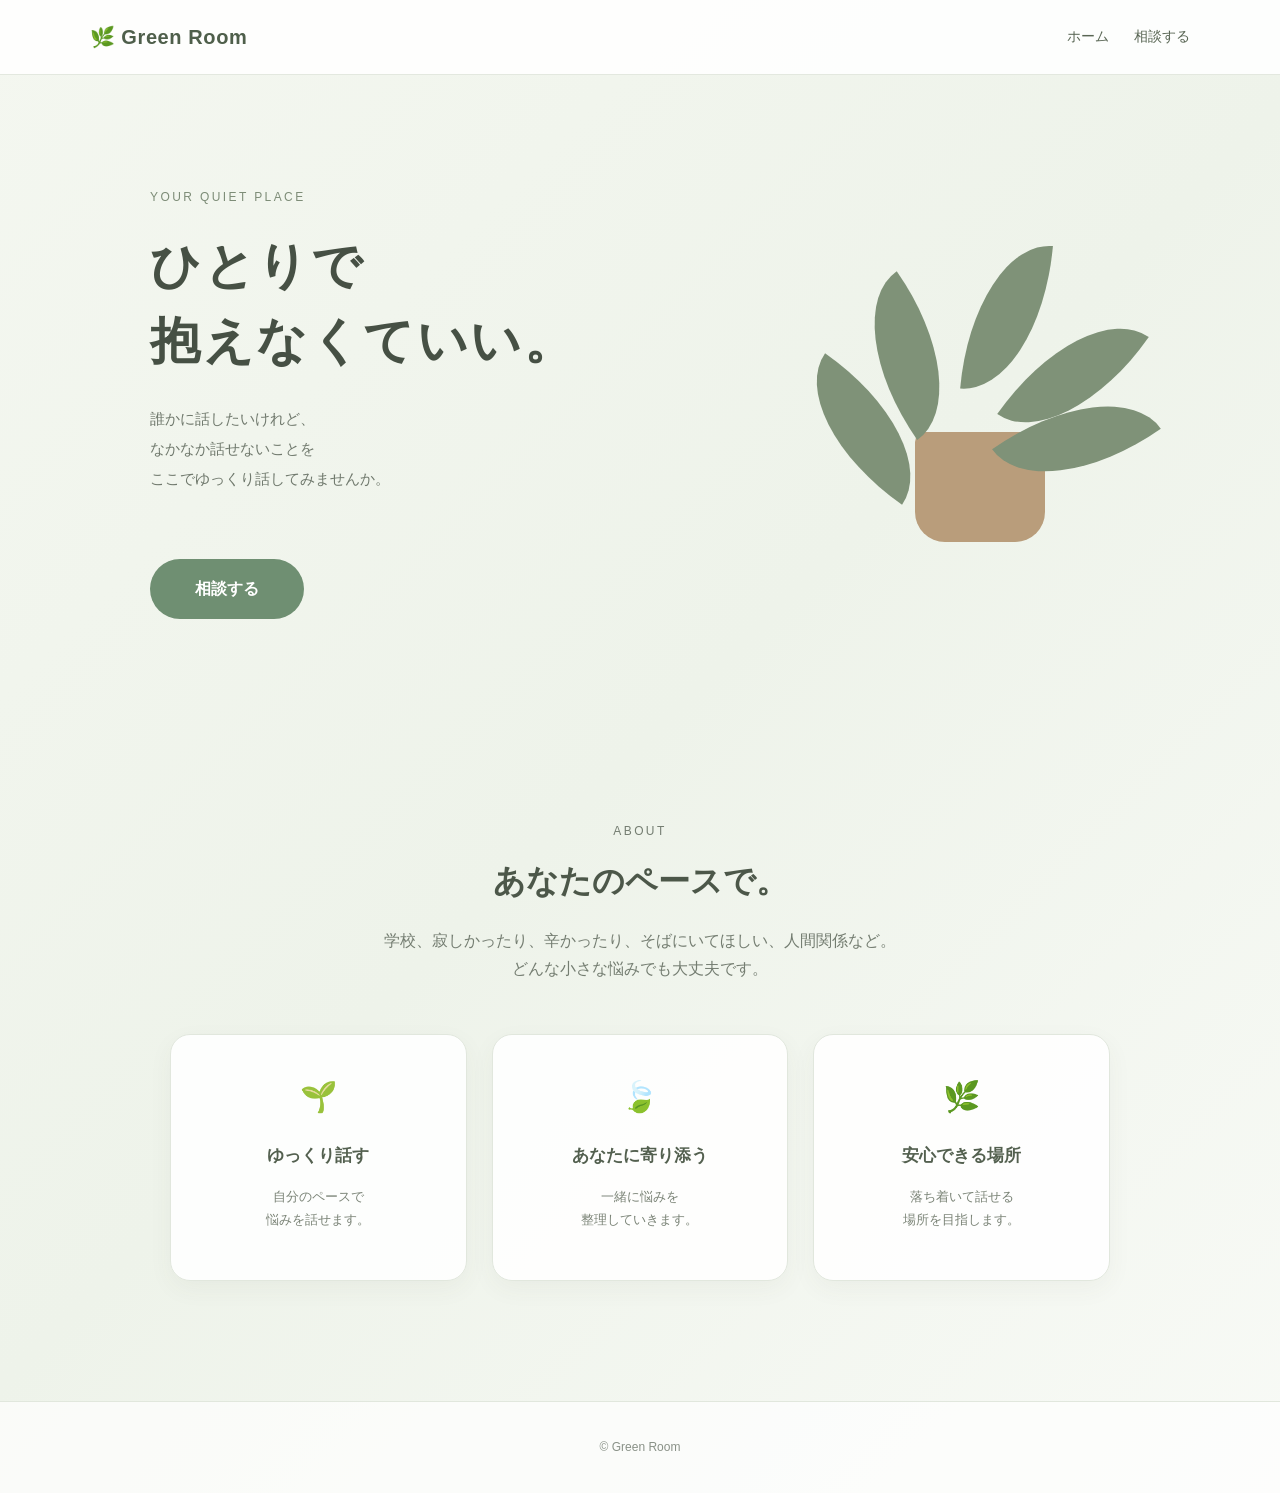
<file: index.html>
<!DOCTYPE html>
<html lang="ja">

<head>
    <meta charset="UTF-8">
    <meta name="viewport" content="width=device-width, initial-scale=1.0">

    <title>Green Room | 悩み相談</title>

    <link rel="stylesheet" href="style.css">
</head>

<body>

<header class="header">

    <div class="logo">
        🌿 Green Room
    </div>

    <nav>
        <a href="index.html">ホーム</a>
       <a href="login.html">相談する</a>
    </nav>

</header>


<main>

    <section class="hero">

        <div class="hero-text">

            <p class="small-title">
                YOUR QUIET PLACE
            </p>

            <h1>
                ひとりで<br>
                抱えなくていい。
            </h1>

            <p class="description">
                誰かに話したいけれど、<br>
                なかなか話せないことを<br>
                ここでゆっくり話してみませんか。
            </p>

<a href="login.html" class="botan">
    相談する
</a>
        </div>


        <div class="plant">

            <div class="plant-pot"></div>

            <div class="leaf leaf1"></div>
            <div class="leaf leaf2"></div>
            <div class="leaf leaf3"></div>
            <div class="leaf leaf4"></div>
            <div class="leaf leaf5"></div>

        </div>

    </section>


    <section class="about">

        <p class="section-label">
            ABOUT
        </p>

        <h2>
            あなたのペースで。
        </h2>

        <p>
            学校、寂しかったり、辛かったり、そばにいてほしい、人間関係など。<br>
            どんな小さな悩みでも大丈夫です。
        </p>


        <div class="cards">

            <div class="card">
                <span>🌱</span>

                <h3>
                    ゆっくり話す
                </h3>

                <p>
                    自分のペースで<br>
                    悩みを話せます。
                </p>
            </div>


            <div class="card">
                <span>🍃</span>

                <h3>
                    あなたに寄り添う
                </h3>

                <p>
                    一緒に悩みを<br>
                    整理していきます。
                </p>
            </div>


            <div class="card">
                <span>🌿</span>

                <h3>
                    安心できる場所
                </h3>

                <p>
                    落ち着いて話せる<br>
                    場所を目指します。
                </p>
            </div>

        </div>

    </section>

</main>


<footer>
    <p>
        © Green Room
    </p>
</footer>

</body>
</html>
</file>
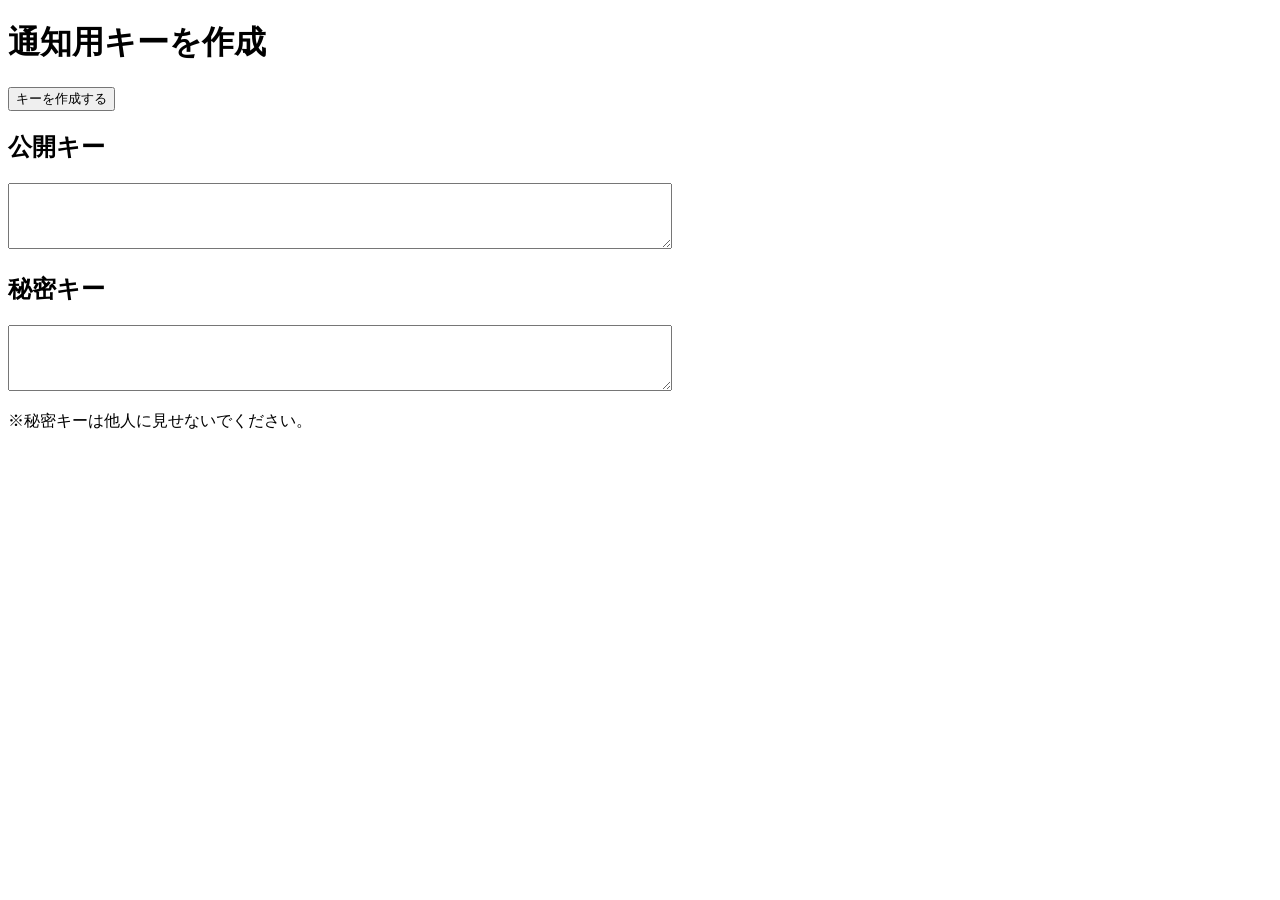
<file: vapid.html>
<!DOCTYPE html>
<html lang="ja">

<head>

    <meta charset="UTF-8">

    <title>VAPIDキー作成</title>

</head>

<body>

<h1>通知用キーを作成</h1>

<button id="generateButton">
    キーを作成する
</button>

<h2>公開キー</h2>

<textarea
    id="publicKey"
    rows="4"
    cols="80">
</textarea>

<h2>秘密キー</h2>

<textarea
    id="privateKey"
    rows="4"
    cols="80">
</textarea>

<p>
    ※秘密キーは他人に見せないでください。
</p>


<script>

function base64UrlToBytes(base64url) {

    const padding =
        "=".repeat(
            (4 - base64url.length % 4) % 4
        );

    const base64 =
        (base64url + padding)
            .replace(/-/g, "+")
            .replace(/_/g, "/");

    const raw =
        atob(base64);

    return Uint8Array.from(
        raw,
        function (char) {
            return char.charCodeAt(0);
        }
    );
}


function bytesToBase64Url(bytes) {

    let binary = "";

    bytes.forEach(
        function (byte) {
            binary += String.fromCharCode(byte);
        }
    );

    return btoa(binary)
        .replace(/\+/g, "-")
        .replace(/\//g, "_")
        .replace(/=+$/, "");
}


document
    .getElementById("generateButton")
    .addEventListener(
        "click",
        async function () {

            const keyPair =
                await crypto.subtle.generateKey(
                    {
                        name: "ECDSA",
                        namedCurve: "P-256"
                    },
                    true,
                    [
                        "sign",
                        "verify"
                    ]
                );


            const publicJwk =
                await crypto.subtle.exportKey(
                    "jwk",
                    keyPair.publicKey
                );


            const privateJwk =
                await crypto.subtle.exportKey(
                    "jwk",
                    keyPair.privateKey
                );


            const x =
                base64UrlToBytes(
                    publicJwk.x
                );

            const y =
                base64UrlToBytes(
                    publicJwk.y
                );


            const publicBytes =
                new Uint8Array([
                    4,
                    ...x,
                    ...y
                ]);


            const publicKey =
                bytesToBase64Url(
                    publicBytes
                );


            const privateKey =
                privateJwk.d;


            document
                .getElementById("publicKey")
                .value =
                publicKey;


            document
                .getElementById("privateKey")
                .value =
                privateKey;


            alert(
                "キーを作成しました！"
            );

        }
    );

</script>

</body>

</html>
</file>
<file: style.css>
/* ==================================================
   Green Room 全体
================================================== */

* {
    box-sizing: border-box;
}

html {
    scroll-behavior: smooth;
}

body {
    margin: 0;

    background:
        linear-gradient(
            135deg,
            #f4f7f0 0%,
            #eef3ea 50%,
            #f8faf6 100%
        );

    color: #454d42;

    font-family:
        "Yu Gothic",
        "Hiragino Kaku Gothic ProN",
        Meiryo,
        sans-serif;

    line-height: 1.8;
}


/* ==================================================
   ヘッダー
================================================== */

.header {
    width: 100%;
    min-height: 75px;

    display: flex;
    align-items: center;
    justify-content: space-between;

    padding: 0 7%;

    background: rgba(255, 255, 255, 0.9);

    border-bottom: 1px solid #e3e8df;

    position: relative;
    z-index: 10;
}

.logo {
    color: #4f5f4b;

    font-size: 20px;

    font-weight: bold;

    letter-spacing: 0.03em;
}

.header nav {
    display: flex;
    align-items: center;

    gap: 25px;
}

.header nav a {
    color: #596654;

    text-decoration: none;

    font-size: 14px;

    transition: 0.2s;
}

.header nav a:hover {
    color: #71816b;
}


/* ==================================================
   メイン
================================================== */

main {
    width: 100%;
}


/* ==================================================
   ホーム画面
================================================== */

.hero {
    max-width: 1100px;

    min-height: 620px;

    margin: 0 auto;

    padding: 100px 60px;

    display: flex;
    align-items: center;
    justify-content: space-between;

    gap: 80px;
}

.hero-text {
    flex: 1;
}

.small-title {
    color: #7d8c77;

    font-size: 12px;

    letter-spacing: 0.2em;

    margin-bottom: 20px;
}

.hero h1 {
    color: #465044;

    font-size: 50px;

    line-height: 1.5;

    margin: 0 0 25px;

    letter-spacing: 0.05em;
}

.description {
    color: #70796d;

    font-size: 15px;

    line-height: 2;

    margin-bottom: 35px;
}


/* ==================================================
   メインボタン
================================================== */

.main-button {
    display: inline-block;

    padding: 14px 35px;

    border-radius: 30px;

    background: #71816b;

    color: #ffffff;

    text-decoration: none;

    border: none;

    font-size: 15px;

    cursor: pointer;

    transition:
        background 0.2s,
        transform 0.2s;
}

.main-button:hover {
    background: #596654;

    transform: translateY(-2px);
}


/* ==================================================
   植物イラスト
================================================== */

.plant {
    position: relative;

    width: 300px;
    height: 350px;

    flex-shrink: 0;
}

.plant-pot {
    position: absolute;

    width: 130px;
    height: 110px;

    background: #b99d7b;

    border-radius: 10px 10px 30px 30px;

    bottom: 30px;
    left: 85px;
}

.leaf {
    position: absolute;

    width: 80px;
    height: 150px;

    background: #7f9278;

    border-radius: 100% 0 100% 0;

    transform-origin: bottom center;
}

.leaf1 {
    left: 80px;
    top: 45px;

    transform: rotate(-35deg);
}

.leaf2 {
    left: 130px;
    top: 20px;

    transform: rotate(5deg);
}

.leaf3 {
    left: 160px;
    top: 65px;

    transform: rotate(35deg);
}

.leaf4 {
    left: 55px;
    top: 100px;

    transform: rotate(-55deg);
}

.leaf5 {
    left: 145px;
    top: 110px;

    transform: rotate(55deg);
}


/* ==================================================
   ABOUT
================================================== */

.about {
    max-width: 1000px;

    margin: 0 auto;

    padding: 90px 30px 120px;

    text-align: center;
}

.section-label {
    color: #899681;

    font-size: 12px;

    letter-spacing: 0.2em;

    margin-bottom: 10px;
}

.about h2 {
    color: #4c5749;

    font-size: 32px;

    margin: 0 0 15px;
}

.about > p {
    color: #747d71;
}


/* ==================================================
   カード
================================================== */

.cards {
    display: grid;

    grid-template-columns:
        repeat(3, 1fr);

    gap: 25px;

    margin-top: 50px;
}

.card {
    padding: 35px 25px;

    background: rgba(255, 255, 255, 0.9);

    border: 1px solid #e1e7dd;

    border-radius: 20px;

    box-shadow:
        0 8px 25px rgba(72, 88, 65, 0.05);
}

.card span {
    display: block;

    font-size: 30px;

    margin-bottom: 15px;
}

.card h3 {
    color: #53604f;

    font-size: 17px;

    margin-bottom: 10px;
}

.card p {
    color: #7a8376;

    font-size: 13px;

    line-height: 1.8;
}


/* ==================================================
   相談ページ
================================================== */

.chat-page {
    max-width: 900px;

    margin: 0 auto;

    padding: 80px 30px 100px;
}

.chat-header {
    text-align: center;

    margin-bottom: 40px;
}

.chat-header h1 {
    color: #465044;

    font-size: 40px;

    margin: 10px 0 20px;
}

.chat-header p {
    color: #737c70;

    line-height: 2;
}


/* ==================================================
   相談入力ボックス
================================================== */

.chat-box {
    background: #ffffff;

    border: 1px solid #e1e7dd;

    border-radius: 25px;

    padding: 35px;

    box-shadow:
        0 10px 35px rgba(72, 88, 65, 0.07);
}

.input-area {
    display: flex;

    flex-direction: column;

    gap: 15px;
}

.input-area input,
.input-area textarea {
    width: 100%;

    border: 1px solid #d9ded5;

    border-radius: 15px;

    padding: 15px 17px;

    background: #fafbf8;

    color: #454c43;

    font-family: inherit;

    font-size: 14px;

    outline: none;

    transition:
        border 0.2s,
        background 0.2s;
}

.input-area input {
    min-height: 50px;
}

.input-area textarea {
    min-height: 180px;

    resize: vertical;
}

.input-area input:focus,
.input-area textarea:focus {
    border-color: #899a82;

    background: #ffffff;
}

.input-area button {
    width: 100%;

    min-height: 55px;

    border: none;

    border-radius: 30px;

    background: #71816b;

    color: #ffffff;

    font-family: inherit;

    font-size: 16px;

    cursor: pointer;

    transition:
        background 0.2s,
        transform 0.2s;
}

.input-area button:hover {
    background: #596654;

    transform: translateY(-1px);
}

.input-area button:disabled {
    opacity: 0.6;

    cursor: default;

    transform: none;
}

.status-message {
    text-align: center;

    color: #71816b;

    margin: 20px 0 0;

    font-size: 14px;
}


/* ==================================================
   自分の相談
================================================== */

.my-consultations {
    max-width: 760px;

    margin: 80px auto 0;

    padding: 0 20px 80px;
}

.my-consultations .chat-header {
    text-align: center;

    margin-bottom: 35px;
}

.my-consultations .chat-header h2 {
    font-size: 28px;

    color: #465044;

    margin-bottom: 10px;
}

.my-consultations .chat-header p {
    color: #7a8376;

    line-height: 1.9;
}


/* ==================================================
   相談カード
================================================== */

.my-consultation-card {
    position: relative;

    background: #ffffff;

    border: 1px solid #e3e8df;

    border-radius: 22px;

    padding: 28px;

    margin-bottom: 25px;

    box-shadow:
        0 8px 25px rgba(72, 88, 65, 0.06);

    transition:
        transform 0.2s ease,
        box-shadow 0.2s ease;
}

.my-consultation-card:hover {
    transform: translateY(-2px);

    box-shadow:
        0 12px 30px rgba(72, 88, 65, 0.10);
}


/* ==================================================
   相談番号
================================================== */

.consultation-number {
    display: flex;

    align-items: center;

    justify-content: space-between;

    gap: 10px;

    margin-bottom: 8px;

    color: #53614e;

    font-weight: bold;
}

.consultation-date {
    color: #9aa196;

    font-size: 12px;

    margin-bottom: 22px;
}


/* ==================================================
   返信バッジ
================================================== */

.reply-badge {
    display: inline-block;

    padding: 5px 12px;

    border-radius: 20px;

    background: #e5eee1;

    color: #52684d;

    font-size: 12px;

    font-weight: bold;
}

.waiting-badge {
    display: inline-block;

    padding: 5px 12px;

    border-radius: 20px;

    background: #f1f3ef;

    color: #8b9387;

    font-size: 12px;
}


/* ==================================================
   自分の相談内容
================================================== */

.user-consultation {
    background: #f7f9f5;

    border-radius: 16px;

    padding: 20px;

    margin-bottom: 18px;
}

.message-title {
    color: #5b6956;

    font-size: 14px;

    font-weight: bold;

    margin-bottom: 12px;
}

.consultation-text {
    color: #454c43;

    line-height: 1.9;

    white-space: pre-wrap;

    word-break: break-word;
}


/* ==================================================
   返信通知
================================================== */

.reply-notification {
    display: flex;

    align-items: center;

    gap: 8px;

    margin: 15px 0 10px;

    padding: 10px 14px;

    border-radius: 12px;

    background: #eef5eb;

    color: #53684e;

    font-size: 13px;

    font-weight: bold;
}

.reply-notification-icon {
    font-size: 16px;
}


/* ==================================================
   管理者からの返信
================================================== */

.reply-card {
    border-left: 4px solid #899d81;

    background: #fbfcfa;

    border-radius: 0 16px 16px 0;

    padding: 20px;
}

.reply-title {
    display: flex;

    align-items: center;

    gap: 7px;

    color: #50634b;

    font-weight: bold;

    font-size: 14px;

    margin-bottom: 14px;
}

.reply-text {
    color: #454c43;

    line-height: 1.9;

    white-space: pre-wrap;

    word-break: break-word;
}


/* ==================================================
   返信待ち
================================================== */

.waiting-card {
    display: flex;

    align-items: flex-start;

    gap: 12px;

    padding: 17px;

    border-radius: 15px;

    background: #fafbf8;

    color: #737c70;
}

.waiting-card > span {
    font-size: 20px;
}

.waiting-card strong {
    color: #626b5f;

    font-size: 14px;
}

.waiting-card p {
    margin: 5px 0 0;

    font-size: 12px;

    line-height: 1.7;
}


/* ==================================================
   読み込み中
================================================== */

.loading-card {
    text-align: center;

    padding: 50px 20px;

    background: #ffffff;

    border: 1px solid #e3e8df;

    border-radius: 22px;

    color: #7c8578;
}

.loading-icon {
    font-size: 30px;

    margin-bottom: 10px;
}


/* ==================================================
   相談がない場合
================================================== */

.empty-card {
    text-align: center;

    padding: 50px 25px;

    background: #ffffff;

    border: 1px solid #e3e8df;

    border-radius: 22px;

    box-shadow:
        0 8px 25px rgba(72, 88, 65, 0.05);
}

.empty-icon {
    font-size: 35px;

    margin-bottom: 15px;
}

.empty-card h3 {
    color: #505a4d;

    margin-bottom: 12px;
}

.empty-card p {
    color: #7b8478;

    line-height: 1.8;

    margin-bottom: 25px;
}

.small-button {
    display: inline-block;

    text-decoration: none;

    padding: 12px 25px;
}


/* ==================================================
   ログインページ
================================================== */

.login-box {
    max-width: 600px;

    margin: 0 auto;
}

.secondary-button {
    border: 1px solid #aab5a5;

    border-radius: 25px;

    padding: 10px 20px;

    background: transparent;

    color: #596654;

    font-family: inherit;

    cursor: pointer;
}

.secondary-button:hover {
    background: #eef3ea;
}


/* ==================================================
   管理画面
================================================== */

.admin-card {
    margin-bottom: 30px;
}

.admin-info {
    margin-bottom: 20px;

    color: #687064;

    font-size: 13px;

    line-height: 2;
}

.admin-info h2 {
    color: #4d5849;

    font-size: 22px;

    margin-bottom: 15px;
}

.admin-info strong {
    color: #4d5849;
}

.admin-reply {
    margin-top: 20px;
}

.admin-reply label {
    display: block;

    margin-bottom: 8px;

    color: #596654;

    font-size: 14px;

    font-weight: bold;
}

.admin-reply textarea {
    width: 100%;

    min-height: 120px;

    resize: vertical;

    border: 1px solid #d9ded5;

    border-radius: 12px;

    padding: 14px;

    font-family: inherit;

    font-size: 14px;

    outline: none;

    background: #fafbf8;
}

.admin-reply textarea:focus {
    border-color: #899a82;

    background: #ffffff;
}

.reply-button {
    margin-top: 12px;

    border: none;

    border-radius: 25px;

    padding: 12px 30px;

    background: #71816b;

    color: white;

    font-size: 14px;

    font-family: inherit;

    cursor: pointer;
}

.reply-button:hover {
    background: #596654;
}

.reply-button:disabled {
    opacity: 0.6;

    cursor: default;
}


/* ==================================================
   LINE風チャット
================================================== */

.chat-area {
    width: 100%;

    max-width: 700px;

    margin: 30px auto 0;

    background: #f1f5ef;

    border-radius: 18px;

    overflow: hidden;

    border: 1px solid #dfe5dc;
}


/* チャットヘッダー */

.chat-room-header {
    display: flex;

    align-items: center;

    gap: 15px;

    padding: 18px 20px;

    background: #ffffff;

    border-bottom: 1px solid #e3e7e0;
}

.chat-room-header strong {
    display: block;

    color: #4d5849;

    font-size: 16px;
}

.chat-room-header span {
    display: block;

    margin-top: 4px;

    color: #899187;

    font-size: 12px;
}


/* 戻るボタン */

.back-button {
    border: none;

    background: transparent;

    color: #71816b;

    font-size: 15px;

    cursor: pointer;

    padding: 5px;
}

.back-button:hover {
    opacity: 0.7;
}


/* メッセージ一覧 */

.messages {
    height: 500px;

    overflow-y: auto;

    padding: 25px 15px;
}


/* メッセージ */

.chat-message {
    display: flex;

    flex-direction: column;

    margin-bottom: 15px;
}

.my-chat-message {
    align-items: flex-end;
}

.admin-chat-message {
    align-items: flex-start;
}


/* 吹き出し */

.chat-bubble {
    max-width: 75%;

    padding: 12px 16px;

    border-radius: 18px;

    font-size: 14px;

    line-height: 1.7;

    word-break: break-word;

    white-space: pre-wrap;
}


/* 自分側 */

.my-chat-message .chat-bubble {
    background: #71816b;

    color: white;

    border-bottom-right-radius: 5px;
}


/* 管理者側 */

.admin-chat-message .chat-bubble {
    background: white;

    color: #4d5849;

    border: 1px solid #e1e5df;

    border-bottom-left-radius: 5px;
}


/* 時刻 */

.chat-time {
    margin-top: 4px;

    color: #9aa19a;

    font-size: 10px;
}


/* 読み込み */

.chat-loading {
    text-align: center;

    color: #929a90;

    font-size: 13px;

    padding: 40px 20px;
}


/* ==================================================
   チャット入力
================================================== */

.chat-input {
    position: relative;

    z-index: 20;

    display: flex;

    align-items: flex-end;

    gap: 8px;

    padding: 12px;

    background: white;

    border-top: 1px solid #e3e7e0;
}

.chat-input textarea {
    position: relative;

    z-index: 21;

    flex: 1;

    min-height: 42px;

    max-height: 120px;

    resize: none;

    border: 1px solid #d8ded5;

    border-radius: 22px;

    padding: 11px 16px;

    font-family: inherit;

    font-size: 14px;

    outline: none;

    background: #fafbf9;

    box-sizing: border-box;
}

.chat-input textarea:focus {
    border-color: #899a82;
}

.chat-input button {
    position: relative;

    z-index: 22;

    border: none;

    border-radius: 22px;

    padding: 11px 18px;

    background: #71816b;

    color: white;

    font-size: 13px;

    cursor: pointer;

    white-space: nowrap;

    pointer-events: auto;
}

.chat-input button:hover {
    background: #596654;
}

.chat-input button:disabled {
    opacity: 0.5;

    cursor: default;
}


/* ==================================================
   相談履歴一覧
================================================== */

.history-description {
    margin-bottom: 20px;

    color: #777;

    font-size: 14px;
}

.consultation-list {
    width: 100%;

    display: flex;

    flex-direction: column;

    gap: 12px;
}

.consultation-history-card {
    width: 100%;

    display: block;

    padding: 18px;

    background: #ffffff;

    border: 1px solid #e1e6df;

    border-radius: 12px;

    color: #4f554c;

    text-align: left;

    cursor: pointer;

    transition:
        background 0.2s,
        transform 0.2s,
        box-shadow 0.2s;

    box-sizing: border-box;
}

.consultation-history-card:hover {
    background: #f5f8f3;

    transform: translateY(-1px);

    box-shadow:
        0 5px 15px rgba(80, 90, 75, 0.08);
}

.consultation-history-title {
    color: #4f5d4b;

    font-size: 16px;

    font-weight: bold;

    margin-bottom: 8px;
}

.consultation-history-message {
    color: #555;

    font-size: 14px;

    line-height: 1.6;

    margin-bottom: 8px;

    overflow: hidden;

    display: -webkit-box;

    -webkit-line-clamp: 2;

    -webkit-box-orient: vertical;
}

.consultation-history-date {
    color: #999;

    font-size: 12px;
}

.no-consultations {
    padding: 30px 15px;

    text-align: center;

    color: #888;

    background: #f7f9f6;

    border-radius: 12px;
}

.no-consultations p {
    margin: 5px 0;
}


/* ==================================================
   フッター
================================================== */

footer {
    text-align: center;

    padding: 35px 20px;

    border-top: 1px solid #e1e7dd;

    background: rgba(255, 255, 255, 0.7);

    color: #899187;

    font-size: 12px;
}

footer p {
    margin: 0;
}


/* ==================================================
   スマホ対応
================================================== */

@media (max-width: 700px) {

    .header {
        padding: 0 20px;

        min-height: 65px;
    }

    .logo {
        font-size: 17px;
    }

    .header nav {
        gap: 12px;
    }

    .header nav a {
        font-size: 12px;
    }


    /* ホーム */

    .hero {
        min-height: auto;

        padding: 70px 25px;

        flex-direction: column;

        text-align: center;

        gap: 40px;
    }

    .hero h1 {
        font-size: 36px;
    }

    .plant {
        transform: scale(0.8);
    }

    .cards {
        grid-template-columns: 1fr;
    }


    /* 相談ページ */

    .chat-page {
        padding: 55px 15px 80px;
    }

    .chat-header h1 {
        font-size: 32px;
    }

    .chat-box {
        padding: 22px;

        border-radius: 20px;
    }


    /* 相談履歴 */

    .my-consultations {
        margin-top: 55px;

        padding: 0 14px 60px;
    }

    .my-consultation-card {
        padding: 20px;

        border-radius: 18px;
    }

    .my-consultations .chat-header h2 {
        font-size: 24px;
    }

    .consultation-number {
        align-items: flex-start;
    }

    .user-consultation {
        padding: 16px;
    }

    .reply-card {
        padding: 16px;
    }

    .admin-card {
        padding: 20px;
    }


    /* チャット */

    .chat-area {
        margin-top: 20px;

        border-radius: 0;

        border-left: none;

        border-right: none;
    }

    .messages {
        height: calc(100vh - 250px);

        min-height: 400px;

        padding: 20px 10px;
    }

    .chat-bubble {
        max-width: 82%;

        font-size: 14px;
    }

    .chat-room-header {
        padding: 15px;
    }

    .chat-input {
        padding: 8px;
    }

    .chat-input textarea {
        font-size: 14px;
    }

    .chat-input button {
        padding: 11px 14px;
    }

    .consultation-list {
        margin-left: 10px;

        margin-right: 10px;
    }

    .consultation-history-card {
        padding: 15px;
    }

    .consultation-history-title {
        font-size: 15px;
    }

    .consultation-history-message {
        font-size: 13px;
    }
}


/* ==================================================
   小さいスマホ
================================================== */

@media (max-width: 420px) {

    .header {
        padding: 10px 15px;

        flex-direction: column;

        align-items: flex-start;

        gap: 8px;
    }

    .header nav {
        width: 100%;

        justify-content: flex-end;
    }

    .chat-page {
        padding-left: 10px;

        padding-right: 10px;
    }

    .chat-header h1 {
        font-size: 28px;
    }

    .chat-bubble {
        max-width: 85%;
    }
}
/* =========================
   相談するボタン
========================= */

.botan {
    display: inline-block;

    margin-top: 30px;

    padding: 16px 45px;

    background: #6f8f72;

    color: white;

    text-decoration: none;

    border-radius: 30px;

    font-size: 16px;

    font-weight: bold;

    cursor: pointer;

    transition: 0.2s;
}

.botan:hover {
    opacity: 0.8;
}

.botan:active {
    transform: scale(0.97);
}
</file>
